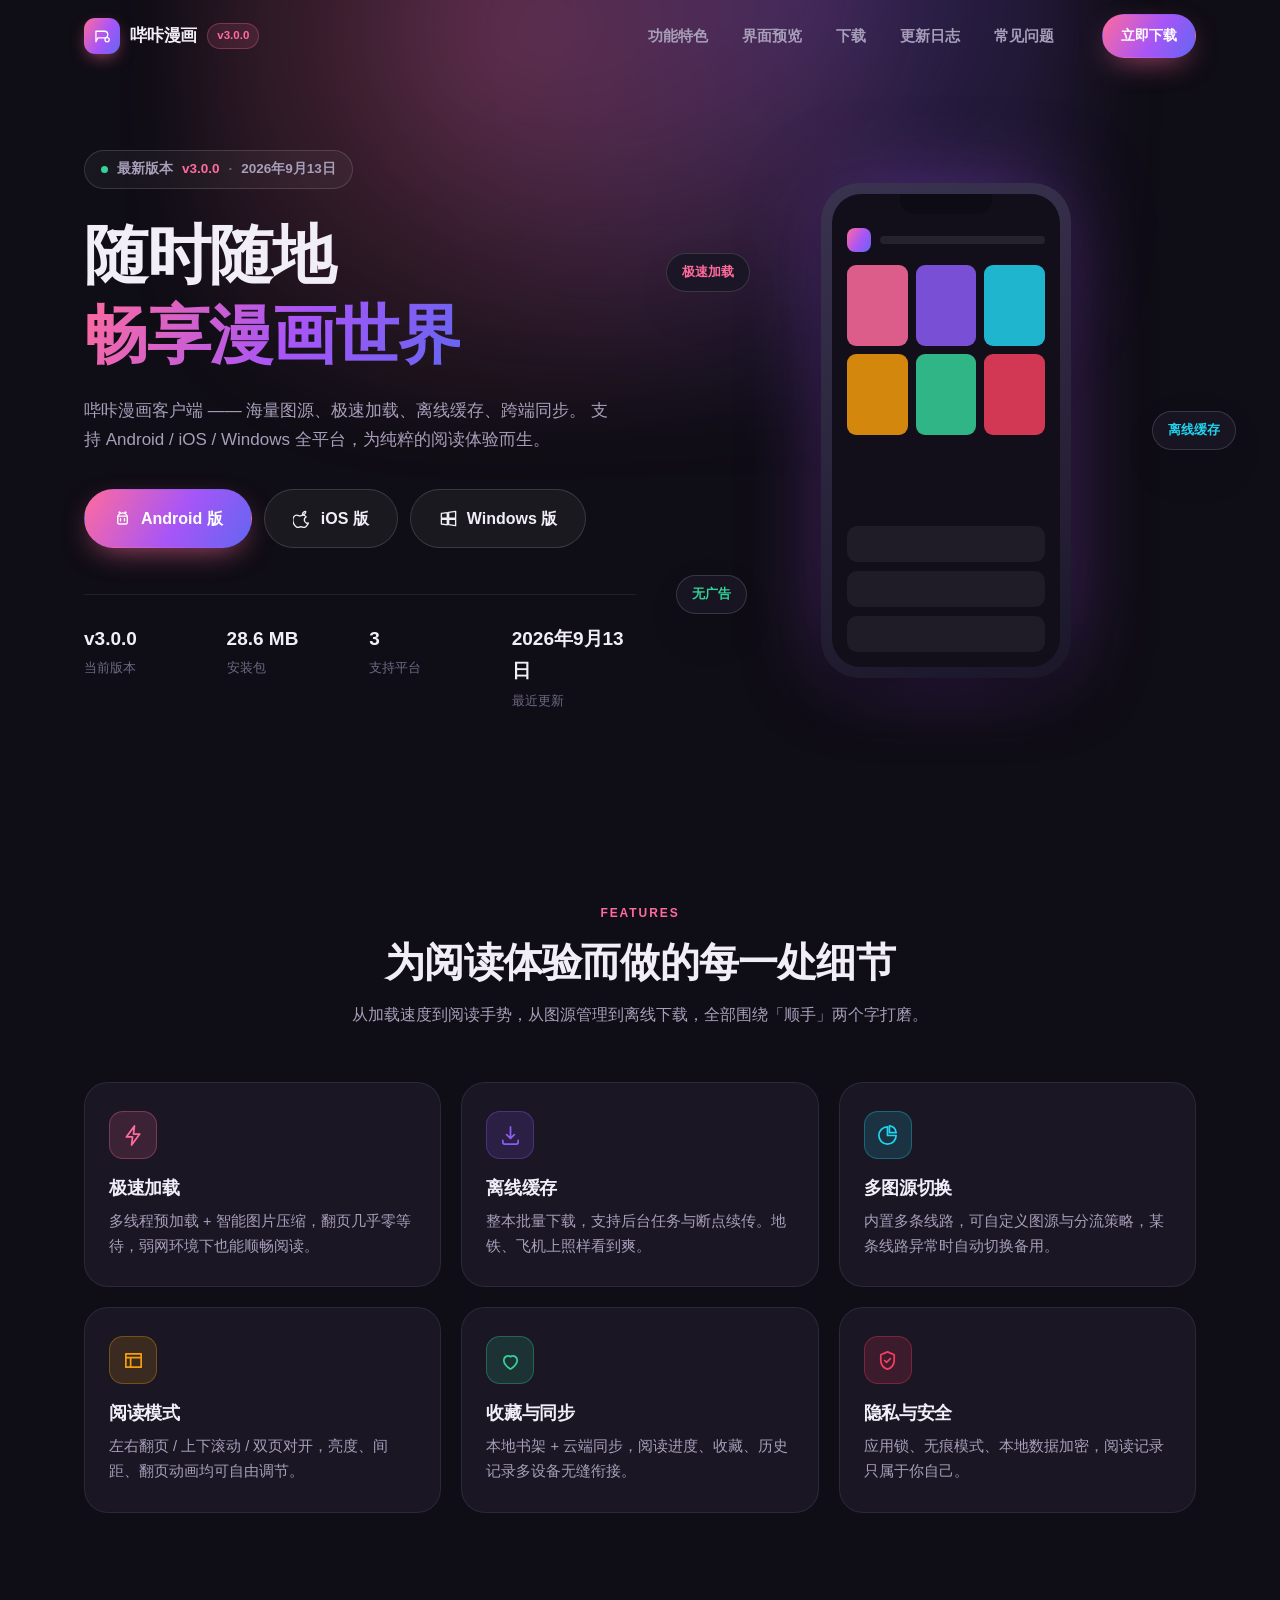
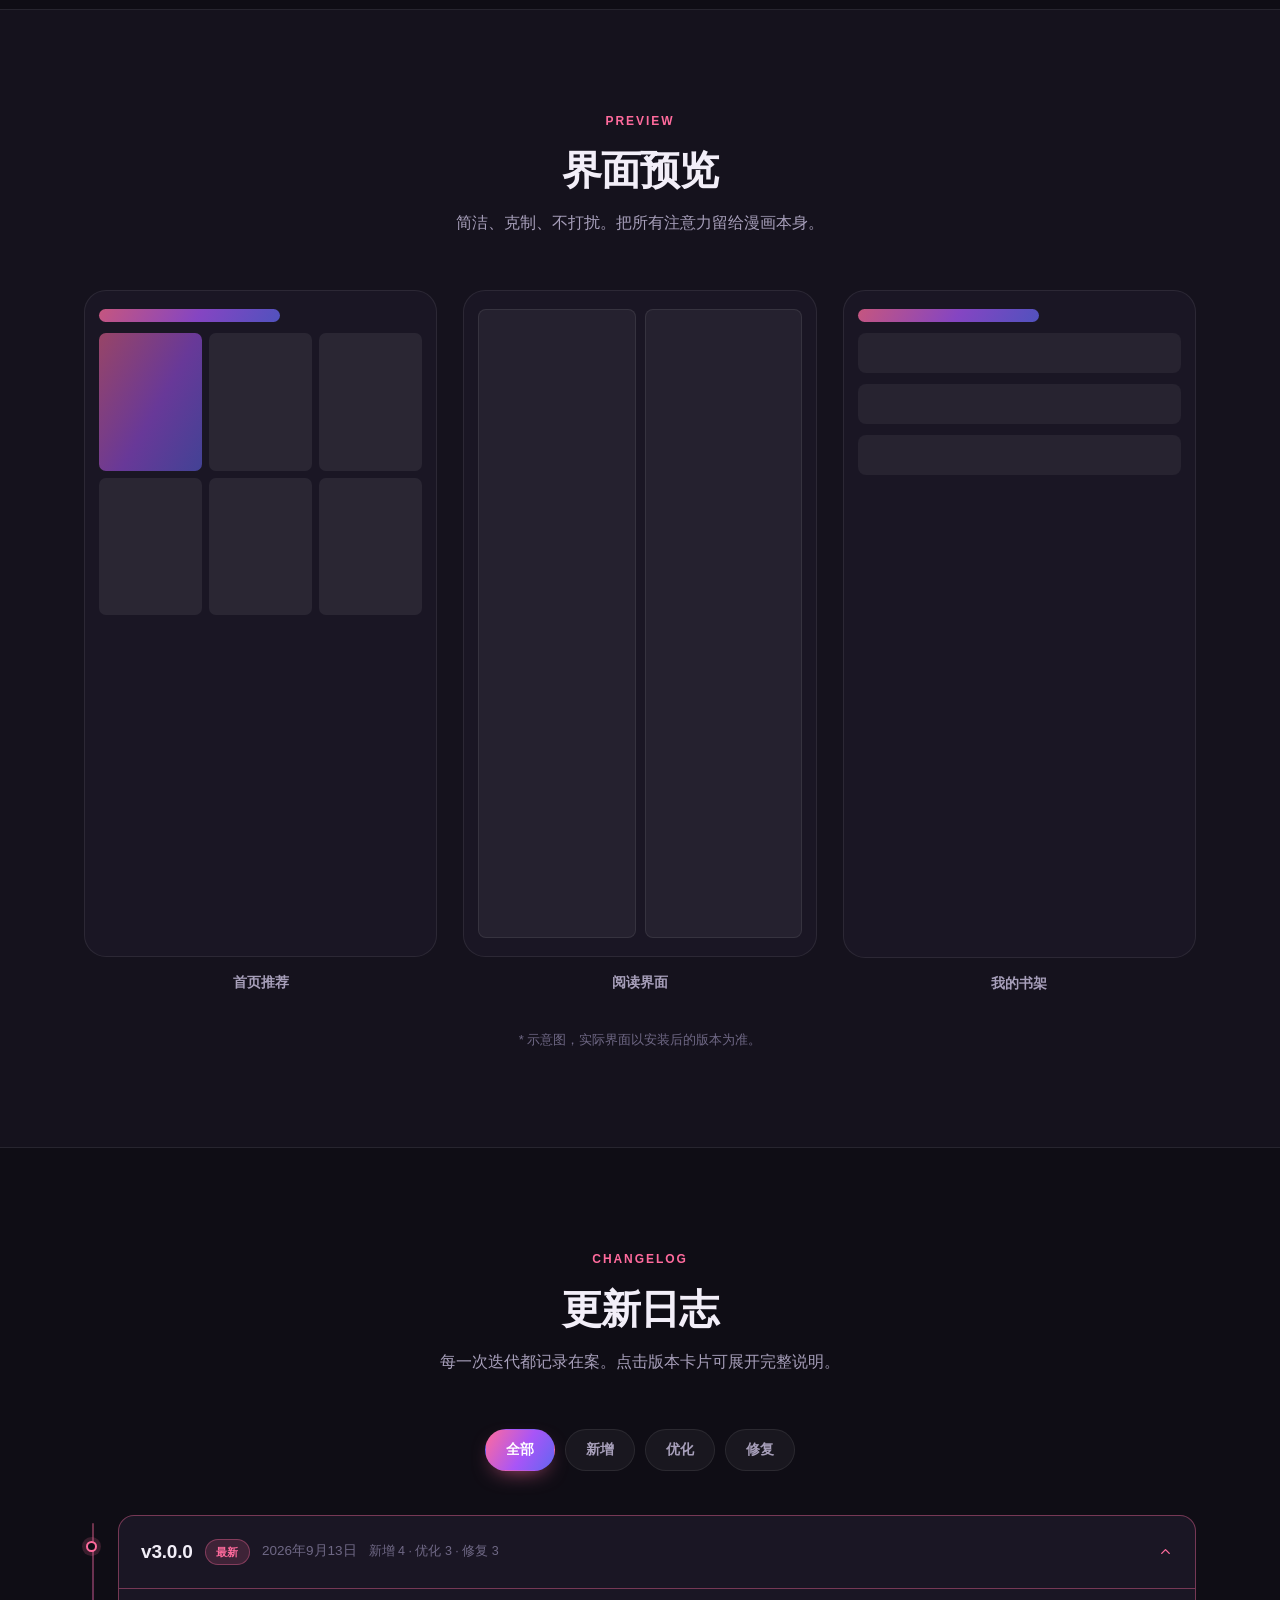
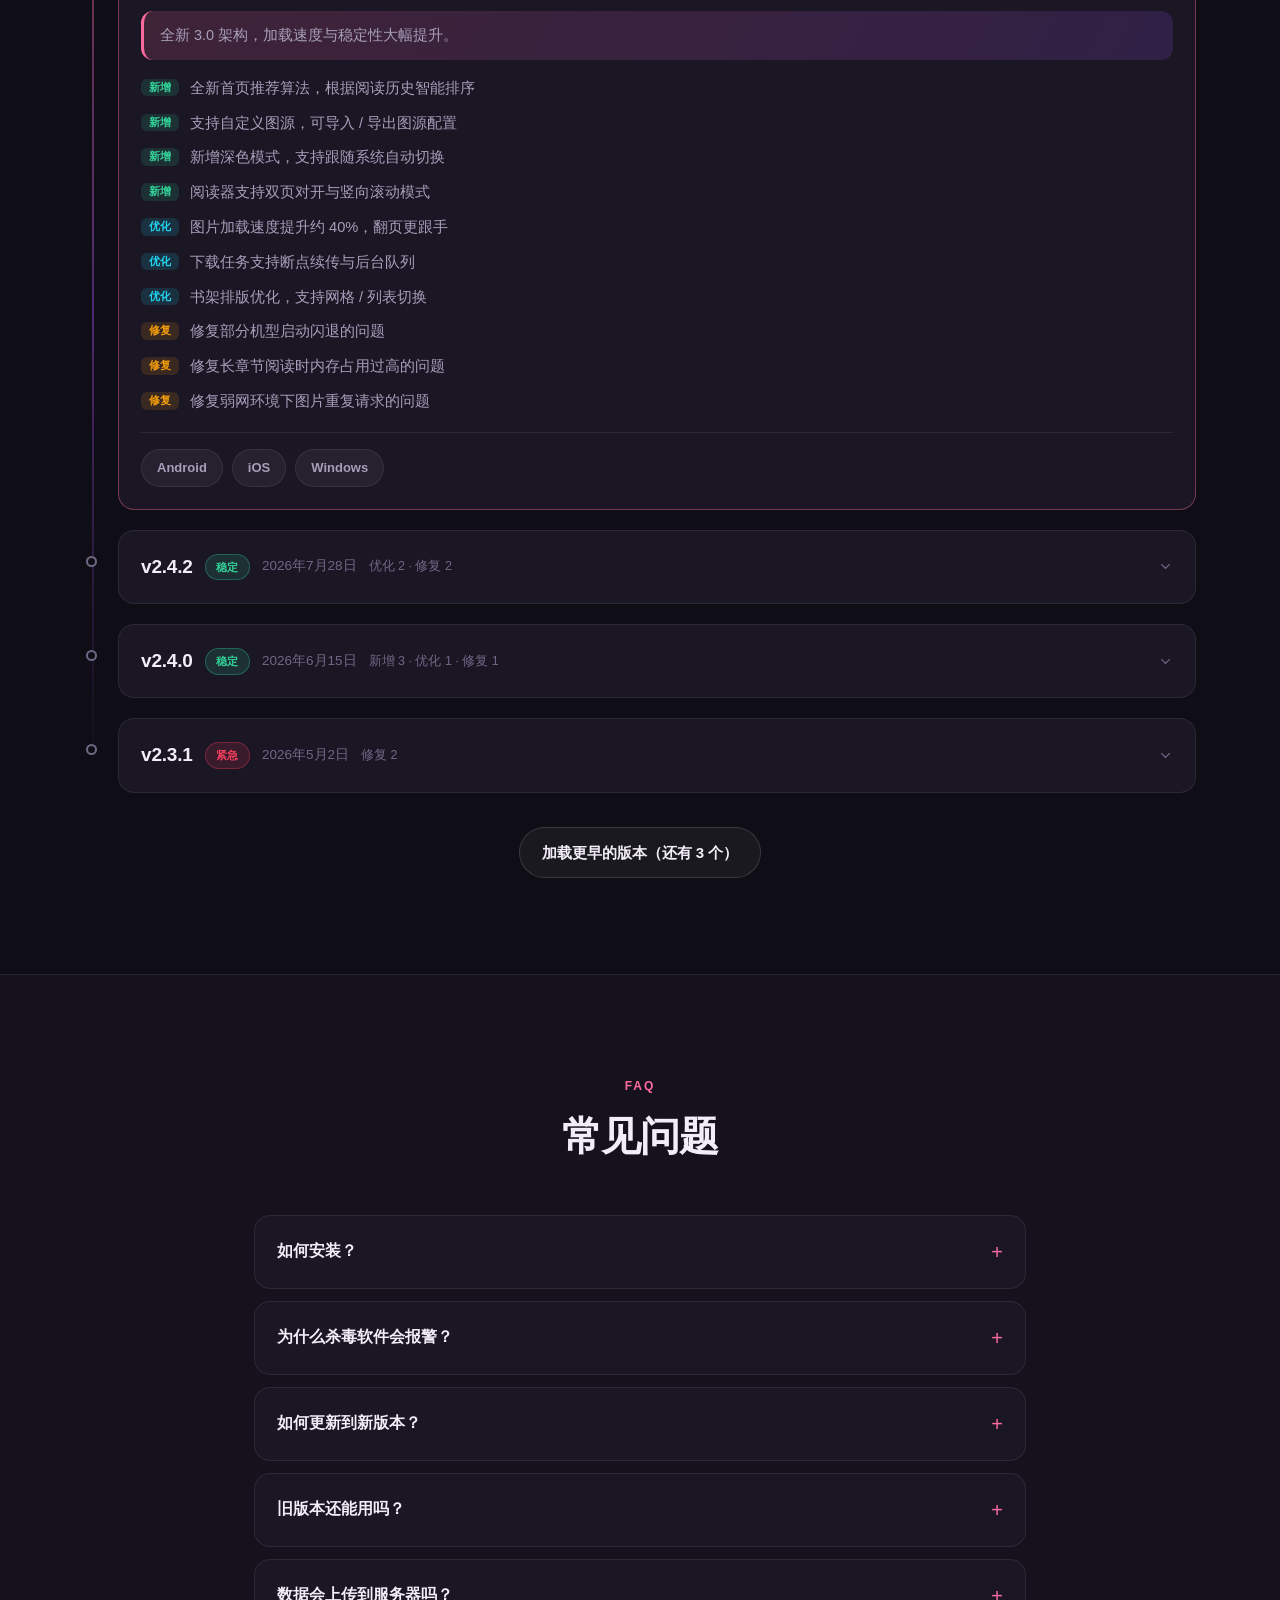
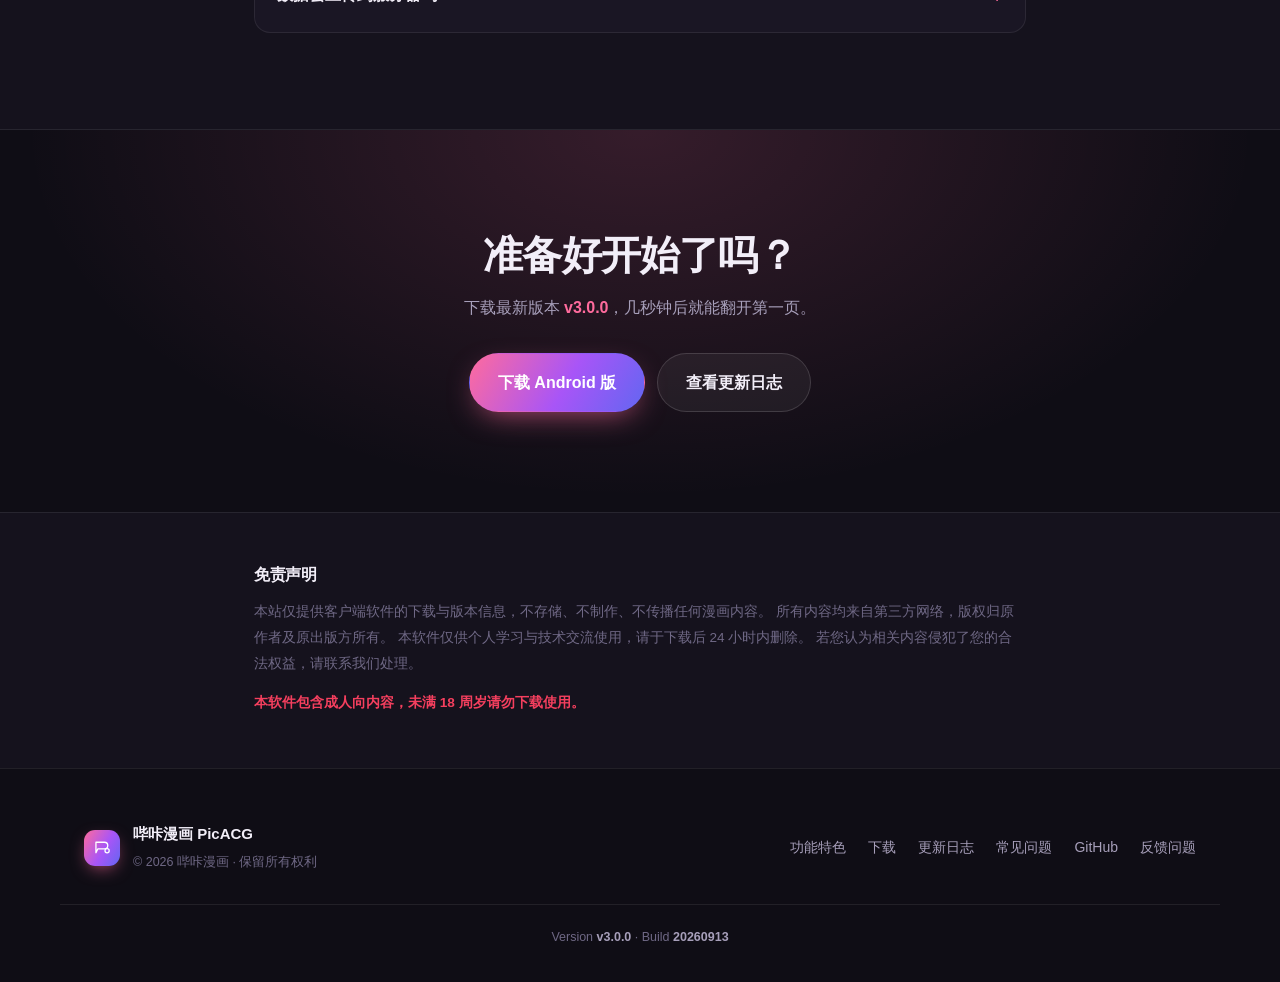
<file: index.html>
<!DOCTYPE html>
<html lang="zh-CN">
<head>
<meta charset="UTF-8">
<meta name="viewport" content="width=device-width, initial-scale=1.0">
<meta name="theme-color" content="#0f0d15">

<title>哔咔漫画 PicACG - 随时随地，畅享漫画世界</title>

<meta name="description" content="哔咔漫画（PicACG）客户端下载站，提供 Android / iOS / Windows 全平台版本，同步更新日志与历史版本。">
<meta name="keywords" content="哔咔漫画,PicACG,漫画,客户端,下载,APK,更新日志">
<meta name="author" content="哔咔漫画">

<!-- Open Graph -->
<meta property="og:type" content="website">
<meta property="og:title" content="哔咔漫画 PicACG - 随时随地，畅享漫画世界">
<meta property="og:description" content="全平台漫画阅读客户端，海量图源，流畅体验。">
<meta property="og:site_name" content="哔咔漫画">

<link rel="icon" href="assets/img/favicon.svg" type="image/svg+xml">
<link rel="stylesheet" href="assets/css/style.css">
</head>

<body>

<!-- ============ 顶部导航 ============ -->
<header class="nav" id="nav">
  <div class="container nav__inner">
    <a class="nav__brand" href="#top">
      <span class="nav__logo">
        <svg viewBox="0 0 32 32" aria-hidden="true">
          <path d="M6 8h13a5 5 0 0 1 0 10H9l-3 6V8Z"/>
          <circle cx="23" cy="21" r="3.2"/>
        </svg>
      </span>
      <span class="nav__title">哔咔漫画</span>
      <span class="nav__ver" data-version>v0.0.0</span>
    </a>

    <nav class="nav__links" id="navLinks">
      <a href="#features">功能特色</a>
      <a href="#preview">界面预览</a>
      <a href="#download">下载</a>
      <a href="#changelog">更新日志</a>
      <a href="#faq">常见问题</a>
    </nav>

    <a class="btn btn--sm btn--primary nav__cta" href="#download">立即下载</a>

    <button class="nav__toggle" id="navToggle" aria-label="打开菜单" aria-expanded="false">
      <span></span><span></span><span></span>
    </button>
  </div>
</header>

<main id="top">

  <!-- ============ Hero ============ -->
  <section class="hero">
    <div class="hero__glow" aria-hidden="true"></div>
    <div class="container hero__inner">

      <div class="hero__text">
        <div class="pill">
          <span class="pill__dot"></span>
          最新版本 <b data-version>v0.0.0</b>
          <span class="pill__sep">·</span>
          <span data-release-date>—</span>
        </div>

        <h1 class="hero__title">
          随时随地<br>
          <span class="grad">畅享漫画世界</span>
        </h1>

        <p class="hero__desc">
          哔咔漫画客户端 —— 海量图源、极速加载、离线缓存、跨端同步。
          支持 Android / iOS / Windows 全平台，为纯粹的阅读体验而生。
        </p>

        <div class="hero__actions" id="download">
          <a class="btn btn--primary btn--lg" data-dl="android" href="#">
            <svg viewBox="0 0 24 24" aria-hidden="true"><path d="M6 9h12v8a2 2 0 0 1-2 2H8a2 2 0 0 1-2-2V9Zm2.5-5.2 1 1.7a5.9 5.9 0 0 1 5 0l1-1.7.9.5-1 1.7A5 5 0 0 1 18 9H6a5 5 0 0 1 2.6-3l-1-1.7.9-.5ZM9.5 12v3M14.5 12v3"/></svg>
            Android 版
          </a>
          <a class="btn btn--ghost btn--lg" data-dl="ios" href="#">
            <svg viewBox="0 0 24 24" aria-hidden="true"><path d="M16 3c.1 1.2-.4 2.3-1.1 3.1-.7.8-1.9 1.4-3 1.3-.1-1.1.5-2.3 1.1-3C13.7 3.6 15 3 16 3Zm3.4 14.6c-.5 1.2-.8 1.7-1.5 2.7-1 1.4-2.3 3.1-4 3.1-1.5 0-1.9-1-3.9-1s-2.5 1-4 1c-1.7 0-3-1.6-4-3C-.4 17.3-1 12.6.9 10c1-1.4 2.5-2.2 4-2.2 1.6 0 2.6 1 3.9 1 1.3 0 2-1 3.9-1 1.4 0 2.9.8 3.9 2.1-3.4 1.9-2.9 6.7.8 8.2Z"/></svg>
            iOS 版
          </a>
          <a class="btn btn--ghost btn--lg" data-dl="windows" href="#">
            <svg viewBox="0 0 24 24" aria-hidden="true"><path d="M3 5.6 10.5 4.5v7.1H3V5.6Zm9.2-1.3L21 3v8.6h-8.8V4.3ZM3 12.9h7.5V20L3 18.9v-6Zm9.2 0H21V21l-8.8-1.3v-6.8Z"/></svg>
            Windows 版
          </a>
        </div>

        <ul class="hero__meta">
          <li><b data-stat="version">v0.0.0</b><span>当前版本</span></li>
          <li><b data-stat="size">—</b><span>安装包</span></li>
          <li><b data-stat="platforms">3</b><span>支持平台</span></li>
          <li><b data-stat="updated">—</b><span>最近更新</span></li>
        </ul>
      </div>

      <div class="hero__visual">
        <div class="phone">
          <div class="phone__notch"></div>
          <div class="phone__screen">
            <div class="phone__bar">
              <span class="phone__dot"></span>
              <span class="phone__lines"></span>
            </div>
            <div class="phone__grid">
              <i style="--c:#ff6b9d"></i><i style="--c:#8b5cf6"></i>
              <i style="--c:#22d3ee"></i><i style="--c:#f59e0b"></i>
              <i style="--c:#34d399"></i><i style="--c:#f43f5e"></i>
            </div>
            <div class="phone__list">
              <span></span><span></span><span></span>
            </div>
          </div>
        </div>
        <div class="badge-float badge-float--1">极速加载</div>
        <div class="badge-float badge-float--2">离线缓存</div>
        <div class="badge-float badge-float--3">无广告</div>
      </div>

    </div>
  </section>

  <!-- ============ 功能特色 ============ -->
  <section class="section" id="features">
    <div class="container">
      <div class="section__head reveal">
        <span class="section__tag">FEATURES</span>
        <h2 class="section__title">为阅读体验而做的每一处细节</h2>
        <p class="section__desc">从加载速度到阅读手势，从图源管理到离线下载，全部围绕「顺手」两个字打磨。</p>
      </div>

      <div class="grid grid--3">
        <article class="card reveal">
          <div class="card__icon" style="--c:#ff6b9d">
            <svg viewBox="0 0 24 24"><path d="M13 2 4.5 13.5H11l-1 8.5 8.5-11.5H12l1-8.5Z"/></svg>
          </div>
          <h3>极速加载</h3>
          <p>多线程预加载 + 智能图片压缩，翻页几乎零等待，弱网环境下也能顺畅阅读。</p>
        </article>

        <article class="card reveal">
          <div class="card__icon" style="--c:#8b5cf6">
            <svg viewBox="0 0 24 24"><path d="M12 3v12m0 0 4-4m-4 4-4-4M4 17v2a2 2 0 0 0 2 2h12a2 2 0 0 0 2-2v-2"/></svg>
          </div>
          <h3>离线缓存</h3>
          <p>整本批量下载，支持后台任务与断点续传。地铁、飞机上照样看到爽。</p>
        </article>

        <article class="card reveal">
          <div class="card__icon" style="--c:#22d3ee">
            <svg viewBox="0 0 24 24"><path d="M12 3a9 9 0 1 0 9 9h-9V3Z"/><path d="M14 2v7h7a8 8 0 0 0-7-7Z"/></svg>
          </div>
          <h3>多图源切换</h3>
          <p>内置多条线路，可自定义图源与分流策略，某条线路异常时自动切换备用。</p>
        </article>

        <article class="card reveal">
          <div class="card__icon" style="--c:#f59e0b">
            <svg viewBox="0 0 24 24"><path d="M4 5h16v14H4z"/><path d="M4 9h16M9 9v10"/></svg>
          </div>
          <h3>阅读模式</h3>
          <p>左右翻页 / 上下滚动 / 双页对开，亮度、间距、翻页动画均可自由调节。</p>
        </article>

        <article class="card reveal">
          <div class="card__icon" style="--c:#34d399">
            <svg viewBox="0 0 24 24"><path d="M12 21s-7-4.4-7-9.5A4.5 4.5 0 0 1 12 8a4.5 4.5 0 0 1 7 3.5C19 16.6 12 21 12 21Z"/></svg>
          </div>
          <h3>收藏与同步</h3>
          <p>本地书架 + 云端同步，阅读进度、收藏、历史记录多设备无缝衔接。</p>
        </article>

        <article class="card reveal">
          <div class="card__icon" style="--c:#f43f5e">
            <svg viewBox="0 0 24 24"><path d="M12 3 5 6v6c0 4.4 3 8.2 7 9 4-.8 7-4.6 7-9V6l-7-3Z"/><path d="m9 12 2 2 4-4"/></svg>
          </div>
          <h3>隐私与安全</h3>
          <p>应用锁、无痕模式、本地数据加密，阅读记录只属于你自己。</p>
        </article>
      </div>
    </div>
  </section>

  <!-- ============ 界面预览 ============ -->
  <section class="section section--alt" id="preview">
    <div class="container">
      <div class="section__head reveal">
        <span class="section__tag">PREVIEW</span>
        <h2 class="section__title">界面预览</h2>
        <p class="section__desc">简洁、克制、不打扰。把所有注意力留给漫画本身。</p>
      </div>

      <div class="shots reveal">
        <figure class="shot">
          <div class="shot__screen shot__screen--home">
            <span class="sk sk--title"></span>
            <div class="sk-grid"><i></i><i></i><i></i><i></i><i></i><i></i></div>
          </div>
          <figcaption>首页推荐</figcaption>
        </figure>
        <figure class="shot">
          <div class="shot__screen shot__screen--read">
            <span class="sk sk--page"></span>
            <span class="sk sk--page"></span>
          </div>
          <figcaption>阅读界面</figcaption>
        </figure>
        <figure class="shot">
          <div class="shot__screen shot__screen--shelf">
            <span class="sk sk--title"></span>
            <span class="sk sk--row"></span>
            <span class="sk sk--row"></span>
            <span class="sk sk--row"></span>
          </div>
          <figcaption>我的书架</figcaption>
        </figure>
      </div>

      <p class="shots__note">* 示意图，实际界面以安装后的版本为准。</p>
    </div>
  </section>

  <!-- ============ 更新日志 ============ -->
  <section class="section" id="changelog">
    <div class="container">
      <div class="section__head reveal">
        <span class="section__tag">CHANGELOG</span>
        <h2 class="section__title">更新日志</h2>
        <p class="section__desc">每一次迭代都记录在案。点击版本卡片可展开完整说明。</p>
      </div>

      <div class="cl__filter reveal" id="clFilter">
        <button class="chip is-active" data-filter="all">全部</button>
        <button class="chip" data-filter="feature">新增</button>
        <button class="chip" data-filter="improve">优化</button>
        <button class="chip" data-filter="fix">修复</button>
      </div>

      <div class="timeline" id="timeline">
        <!-- 由 assets/js/main.js 依据 config.js 渲染 -->
      </div>

      <div class="cl__more">
        <button class="btn btn--ghost" id="clMore">加载更早的版本</button>
      </div>
    </div>
  </section>

  <!-- ============ 常见问题 ============ -->
  <section class="section section--alt" id="faq">
    <div class="container container--narrow">
      <div class="section__head reveal">
        <span class="section__tag">FAQ</span>
        <h2 class="section__title">常见问题</h2>
      </div>

      <div class="faq" id="faqList">
        <details class="faq__item reveal">
          <summary>如何安装？</summary>
          <div class="faq__body">
            <p>Android：下载 APK 后允许「安装未知来源应用」即可安装。iOS：通过 TestFlight 或自签工具安装。Windows：下载压缩包解压后直接运行。</p>
          </div>
        </details>
        <details class="faq__item reveal">
          <summary>为什么杀毒软件会报警？</summary>
          <div class="faq__body">
            <p>部分安全软件对非应用商店分发的 APK 会做保守拦截，属于常见误报。请核对本站提供的文件校验值（SHA-256）后再决定是否安装。</p>
          </div>
        </details>
        <details class="faq__item reveal">
          <summary>如何更新到新版本？</summary>
          <div class="faq__body">
            <p>应用内「设置 → 检查更新」可直接升级；也可以在本页下载最新安装包覆盖安装，本地书架与阅读记录不会丢失。</p>
          </div>
        </details>
        <details class="faq__item reveal">
          <summary>旧版本还能用吗？</summary>
          <div class="faq__body">
            <p>可以。但旧版本可能无法连接最新的接口，建议保持在最近两三个版本内。历史版本可在更新日志中展开对应版本查看。</p>
          </div>
        </details>
        <details class="faq__item reveal">
          <summary>数据会上传到服务器吗？</summary>
          <div class="faq__body">
            <p>收藏、进度等数据默认仅保存在本地；仅在你主动开启云同步时才会加密上传。</p>
          </div>
        </details>
      </div>
    </div>
  </section>

  <!-- ============ 下载 CTA ============ -->
  <section class="cta">
    <div class="container cta__inner reveal">
      <h2>准备好开始了吗？</h2>
      <p>下载最新版本 <b data-version>v0.0.0</b>，几秒钟后就能翻开第一页。</p>
      <div class="cta__actions">
        <a class="btn btn--primary btn--lg" data-dl="android" href="#">下载 Android 版</a>
        <a class="btn btn--ghost btn--lg" href="#changelog">查看更新日志</a>
      </div>
    </div>
  </section>

  <!-- ============ 免责声明 ============ -->
  <section class="disclaimer">
    <div class="container container--narrow">
      <h3>免责声明</h3>
      <p>
        本站仅提供客户端软件的下载与版本信息，不存储、不制作、不传播任何漫画内容。
        所有内容均来自第三方网络，版权归原作者及原出版方所有。
        本软件仅供个人学习与技术交流使用，请于下载后 24 小时内删除。
        若您认为相关内容侵犯了您的合法权益，请联系我们处理。
      </p>
      <p class="disclaimer__age"><b>本软件包含成人向内容，未满 18 周岁请勿下载使用。</b></p>
    </div>
  </section>

</main>

<!-- ============ 页脚 ============ -->
<footer class="footer">
  <div class="container footer__inner">
    <div class="footer__brand">
      <span class="nav__logo">
        <svg viewBox="0 0 32 32" aria-hidden="true">
          <path d="M6 8h13a5 5 0 0 1 0 10H9l-3 6V8Z"/>
          <circle cx="23" cy="21" r="3.2"/>
        </svg>
      </span>
      <div>
        <b>哔咔漫画 PicACG</b>
        <small>© <span data-year>2026</span> 哔咔漫画 · 保留所有权利</small>
      </div>
    </div>

    <nav class="footer__links">
      <a href="#features">功能特色</a>
      <a href="#download">下载</a>
      <a href="#changelog">更新日志</a>
      <a href="#faq">常见问题</a>
      <a data-link="repo" href="#" target="_blank" rel="noopener">GitHub</a>
      <a data-link="issues" href="#" target="_blank" rel="noopener">反馈问题</a>
    </nav>
  </div>
  <div class="container footer__bottom">
    <span>Version <b data-version>v0.0.0</b> · Build <b data-build>—</b></span>
  </div>
</footer>

<button class="totop" id="toTop" aria-label="返回顶部">↑</button>

<!-- 站点配置与更新日志数据：后期维护只需改这两个文件 -->
<script src="assets/js/config.js"></script>
<script src="assets/js/changelog.js"></script>
<script src="assets/js/main.js"></script>
</body>
</html>
</file>
<file: assets/css/style.css>
/* ============================================================
 * 哔咔漫画 PicACG - 样式表
 * 主题色变量集中在 :root，改这里可整体换色
 * ============================================================ */

:root{
  --bg:          #0f0d15;
  --bg-alt:      #15121d;
  --bg-card:     #1a1624;
  --bg-elev:     #221d2f;

  --line:        rgba(255,255,255,.08);
  --line-strong: rgba(255,255,255,.14);

  --text:        #f2eef8;
  --text-dim:    #a79fba;
  --text-mute:   #6f6885;

  --pink:        #ff6b9d;
  --purple:      #a855f7;
  --cyan:        #22d3ee;
  --green:       #34d399;
  --amber:       #f59e0b;
  --red:         #f43f5e;

  --grad:        linear-gradient(120deg, #ff6b9d 0%, #a855f7 55%, #6366f1 100%);
  --grad-soft:   linear-gradient(120deg, rgba(255,107,157,.16), rgba(168,85,247,.16));

  --radius:      16px;
  --radius-lg:   24px;
  --maxw:        1160px;

  --shadow:      0 18px 50px -18px rgba(0,0,0,.75);
  --shadow-glow: 0 0 60px -12px rgba(255,107,157,.45);

  --ease:        cubic-bezier(.22,.61,.36,1);
}

/* ---------- Reset ---------- */
*,*::before,*::after{ box-sizing:border-box; }
html{ scroll-behavior:smooth; scroll-padding-top:88px; }
body{
  margin:0;
  background:var(--bg);
  color:var(--text);
  font-family:"PingFang SC","Microsoft YaHei","Hiragino Sans GB",-apple-system,BlinkMacSystemFont,"Segoe UI",Roboto,sans-serif;
  font-size:16px;
  line-height:1.7;
  -webkit-font-smoothing:antialiased;
  overflow-x:hidden;
}
img,svg{ display:block; max-width:100%; }
a{ color:inherit; text-decoration:none; }
h1,h2,h3,h4{ margin:0; line-height:1.25; font-weight:800; letter-spacing:-.02em; }
p{ margin:0; }
ul{ margin:0; padding:0; list-style:none; }
button{ font:inherit; color:inherit; cursor:pointer; border:none; background:none; }

::selection{ background:rgba(255,107,157,.35); }

/* 滚动条 */
::-webkit-scrollbar{ width:10px; height:10px; }
::-webkit-scrollbar-track{ background:var(--bg); }
::-webkit-scrollbar-thumb{ background:#332b45; border-radius:10px; border:2px solid var(--bg); }
::-webkit-scrollbar-thumb:hover{ background:#463a5e; }

/* ---------- 通用容器 ---------- */
.container{ width:100%; max-width:var(--maxw); margin-inline:auto; padding-inline:24px; }
.container--narrow{ max-width:820px; }

.grad{
  background:var(--grad);
  -webkit-background-clip:text; background-clip:text;
  -webkit-text-fill-color:transparent; color:transparent;
}

/* ---------- 按钮 ---------- */
.btn{
  display:inline-flex; align-items:center; justify-content:center; gap:9px;
  padding:12px 22px; border-radius:999px;
  font-weight:700; font-size:15px; white-space:nowrap;
  border:1px solid transparent;
  transition:transform .25s var(--ease), box-shadow .25s var(--ease), background .25s, border-color .25s, opacity .25s;
}
.btn svg{ width:19px; height:19px; fill:none; stroke:currentColor; stroke-width:1.7; stroke-linecap:round; stroke-linejoin:round; }
.btn--primary{ background:var(--grad); color:#fff; box-shadow:0 10px 30px -10px rgba(255,107,157,.7); }
.btn--primary:hover{ transform:translateY(-2px); box-shadow:0 16px 40px -12px rgba(255,107,157,.85); }
.btn--ghost{ background:rgba(255,255,255,.05); border-color:var(--line-strong); color:var(--text); }
.btn--ghost:hover{ background:rgba(255,255,255,.09); border-color:rgba(255,255,255,.25); transform:translateY(-2px); }
.btn--lg{ padding:15px 28px; font-size:16px; }
.btn--sm{ padding:9px 18px; font-size:14px; }

/* ---------- 导航 ---------- */
.nav{
  position:fixed; inset:0 0 auto 0; z-index:100;
  transition:background .3s, backdrop-filter .3s, border-color .3s;
  border-bottom:1px solid transparent;
}
.nav.is-scrolled{
  background:rgba(15,13,21,.82);
  backdrop-filter:blur(16px); -webkit-backdrop-filter:blur(16px);
  border-bottom-color:var(--line);
}
.nav__inner{ display:flex; align-items:center; gap:28px; height:72px; }

.nav__brand{ display:flex; align-items:center; gap:10px; font-weight:800; }
.nav__logo{
  width:36px; height:36px; border-radius:11px;
  background:var(--grad); display:grid; place-items:center; flex:none;
  box-shadow:0 6px 18px -6px rgba(255,107,157,.8);
}
.nav__logo svg{ width:21px; height:21px; fill:none; stroke:#fff; stroke-width:2; stroke-linejoin:round; }
.nav__title{ font-size:17px; letter-spacing:-.01em; }
.nav__ver{
  font-size:11.5px; font-weight:700; color:var(--pink);
  background:rgba(255,107,157,.12); border:1px solid rgba(255,107,157,.3);
  padding:2px 9px; border-radius:999px;
}

.nav__links{ display:flex; gap:6px; margin-left:auto; }
.nav__links a{
  padding:8px 14px; border-radius:10px; font-size:14.5px; font-weight:600;
  color:var(--text-dim); transition:color .2s, background .2s;
}
.nav__links a:hover{ color:var(--text); background:rgba(255,255,255,.06); }

.nav__cta{ margin-left:6px; }

.nav__toggle{ display:none; width:40px; height:40px; margin-left:auto; border-radius:10px; }
.nav__toggle span{
  display:block; width:19px; height:2px; margin:4px auto;
  background:var(--text); border-radius:2px; transition:transform .3s var(--ease), opacity .2s;
}
.nav__toggle[aria-expanded="true"] span:nth-child(1){ transform:translateY(6px) rotate(45deg); }
.nav__toggle[aria-expanded="true"] span:nth-child(2){ opacity:0; }
.nav__toggle[aria-expanded="true"] span:nth-child(3){ transform:translateY(-6px) rotate(-45deg); }

/* ---------- Hero ---------- */
.hero{ position:relative; padding:150px 0 90px; overflow:hidden; }
.hero__glow{
  position:absolute; top:-280px; left:50%; transform:translateX(-50%);
  width:900px; height:700px; pointer-events:none;
  background:
    radial-gradient(circle at 35% 45%, rgba(255,107,157,.30), transparent 62%),
    radial-gradient(circle at 68% 38%, rgba(139,92,246,.30), transparent 62%);
  filter:blur(38px);
}
.hero__inner{
  position:relative;
  display:grid; grid-template-columns:1.05fr .95fr; gap:60px; align-items:center;
}

.pill{
  display:inline-flex; align-items:center; gap:9px;
  padding:7px 16px; border-radius:999px; font-size:13.5px; font-weight:600;
  color:var(--text-dim);
  background:rgba(255,255,255,.045); border:1px solid var(--line-strong);
  backdrop-filter:blur(8px);
}
.pill b{ color:var(--pink); }
.pill__dot{
  width:7px; height:7px; border-radius:50%; background:var(--green); flex:none;
  box-shadow:0 0 0 0 rgba(52,211,153,.65); animation:pulse 2s infinite;
}
@keyframes pulse{
  70%{ box-shadow:0 0 0 9px rgba(52,211,153,0); }
  100%{ box-shadow:0 0 0 0 rgba(52,211,153,0); }
}
.pill__sep{ color:var(--text-mute); }

.hero__text{ position:relative; z-index:1; }

.hero__title{ margin:26px 0 22px; font-size:clamp(38px,5.4vw,64px); }
.hero__desc{ max-width:540px; color:var(--text-dim); font-size:17px; }

.hero__actions{ display:flex; flex-wrap:wrap; gap:12px; margin:34px 0 46px; }

.hero__meta{
  display:grid; grid-template-columns:repeat(4,1fr); gap:18px;
  padding-top:28px; border-top:1px solid var(--line);
}
.hero__meta li{ display:flex; flex-direction:column; gap:3px; }
.hero__meta b{ font-size:19px; font-weight:800; }
.hero__meta span{ font-size:12.5px; color:var(--text-mute); }

/* Hero 手机模型 */
.hero__visual{ position:relative; display:grid; place-items:center; min-height:440px; }
.phone{
  position:relative; width:250px; height:495px;
  border-radius:38px; padding:11px;
  background:linear-gradient(160deg,#3a3350,#1b1729);
  box-shadow:var(--shadow), 0 0 90px -20px rgba(168,85,247,.6);
  animation:float 6s ease-in-out infinite;
}
@keyframes float{ 50%{ transform:translateY(-14px); } }
.phone__notch{
  position:absolute; top:11px; left:50%; transform:translateX(-50%);
  width:92px; height:20px; background:#0d0b13; border-radius:0 0 14px 14px; z-index:2;
}
.phone__screen{
  width:100%; height:100%; border-radius:29px; overflow:hidden;
  background:#120f1b; padding:34px 15px 15px;
  display:flex; flex-direction:column; gap:13px;
}
.phone__bar{ display:flex; align-items:center; gap:9px; }
.phone__dot{ width:24px; height:24px; border-radius:8px; background:var(--grad); flex:none; }
.phone__lines{ height:8px; flex:1; border-radius:4px; background:rgba(255,255,255,.08); }
.phone__grid{ display:grid; grid-template-columns:repeat(3,1fr); gap:8px; }
.phone__grid i{ display:block; aspect-ratio:3/4; border-radius:9px; background:var(--c); opacity:.85; }
.phone__list{ display:flex; flex-direction:column; gap:9px; margin-top:auto; }
.phone__list span{ height:36px; border-radius:10px; background:rgba(255,255,255,.055); }

.badge-float{
  position:absolute; padding:8px 15px; border-radius:999px;
  font-size:12.5px; font-weight:700; white-space:nowrap;
  background:rgba(26,22,36,.92); border:1px solid var(--line-strong);
  backdrop-filter:blur(10px); box-shadow:var(--shadow);
}
.badge-float--1{ top:14%; left:-6%; color:var(--pink);   animation:float 5s ease-in-out infinite; }
.badge-float--2{ top:46%; right:-8%; color:var(--cyan);  animation:float 6s ease-in-out .6s infinite; }
.badge-float--3{ bottom:13%; left:-4%; color:var(--green); animation:float 7s ease-in-out 1.2s infinite; }

/* ---------- Section ---------- */
.section{ padding:96px 0; }
.section--alt{ background:var(--bg-alt); border-block:1px solid var(--line); }

.section__head{ max-width:660px; margin:0 auto 54px; text-align:center; }
.section__tag{
  display:inline-block; margin-bottom:14px;
  font-size:12px; font-weight:800; letter-spacing:.16em;
  color:var(--pink);
}
.section__title{ font-size:clamp(26px,3.4vw,40px); margin-bottom:14px; }
.section__desc{ color:var(--text-dim); font-size:16px; }

/* ---------- 功能卡片 ---------- */
.grid{ display:grid; gap:20px; }
.grid--3{ grid-template-columns:repeat(3,1fr); }

.card{
  padding:28px 24px; border-radius:var(--radius-lg);
  background:var(--bg-card); border:1px solid var(--line);
  transition:transform .3s var(--ease), border-color .3s, box-shadow .3s, background .3s;
  position:relative; overflow:hidden;
}
.card::after{
  content:""; position:absolute; inset:0;
  background:var(--grad-soft); opacity:0; transition:opacity .35s;
  pointer-events:none;
}
.card:hover{ transform:translateY(-6px); border-color:var(--line-strong); box-shadow:var(--shadow); }
.card:hover::after{ opacity:1; }
.card > *{ position:relative; z-index:1; }

.card__icon{
  width:48px; height:48px; border-radius:14px; margin-bottom:18px;
  display:grid; place-items:center;
  background:color-mix(in srgb, var(--c) 15%, transparent);
  border:1px solid color-mix(in srgb, var(--c) 32%, transparent);
}
.card__icon svg{ width:23px; height:23px; fill:none; stroke:var(--c); stroke-width:1.8; stroke-linecap:round; stroke-linejoin:round; }

.card h3{ font-size:18px; margin-bottom:9px; }
.card p{ color:var(--text-dim); font-size:14.6px; }

/* ---------- 界面预览 ---------- */
.shots{ display:grid; grid-template-columns:repeat(3,1fr); gap:26px; }
.shot{ margin:0; text-align:center; }
.shot__screen{
  aspect-ratio:9/17; border-radius:22px; padding:18px 14px;
  background:var(--bg-card); border:1px solid var(--line);
  display:flex; flex-direction:column; gap:11px; overflow:hidden;
  transition:transform .35s var(--ease), border-color .3s;
}
.shot:hover .shot__screen{ transform:translateY(-8px); border-color:var(--line-strong); }
.shot figcaption{ margin-top:14px; font-size:14px; font-weight:600; color:var(--text-dim); }

.sk{ display:block; border-radius:8px; background:rgba(255,255,255,.07); }
.sk--title{ height:13px; width:56%; background:var(--grad); opacity:.75; }
.sk--page{ flex:1; background:rgba(255,255,255,.05); border:1px solid var(--line); }
.sk--row{ height:34px; background:rgba(255,255,255,.055); }
.sk-grid{ display:grid; grid-template-columns:repeat(3,1fr); gap:8px; }
.sk-grid i{ display:block; aspect-ratio:3/4; border-radius:7px; background:rgba(255,255,255,.07); }
.shot__screen--read{ flex-direction:row; gap:9px; }

/* 三种预览界面的差异 */
.shot__screen--home .sk-grid{ gap:7px; }
.shot__screen--home .sk-grid i:nth-child(1){ background:var(--grad); opacity:.55; }
.shot__screen--shelf .sk--row{ height:40px; }
.shot__screen--shelf .sk--row:nth-of-type(1){ background:var(--grad-soft); border:1px solid var(--line); }
.shots__note{ margin-top:34px; text-align:center; font-size:13px; color:var(--text-mute); }

/* ---------- 更新日志 ---------- */
.cl__filter{ display:flex; flex-wrap:wrap; gap:10px; justify-content:center; margin-bottom:44px; }
.chip{
  padding:8px 20px; border-radius:999px; font-size:14px; font-weight:600;
  color:var(--text-dim); background:rgba(255,255,255,.045); border:1px solid var(--line);
  transition:all .25s var(--ease);
}
.chip:hover{ color:var(--text); border-color:var(--line-strong); }
.chip.is-active{ background:var(--grad); color:#fff; border-color:transparent; box-shadow:0 8px 22px -10px rgba(255,107,157,.8); }

.timeline{ position:relative; padding-left:34px; }
.timeline::before{
  content:""; position:absolute; left:8px; top:8px; bottom:8px; width:2px;
  background:linear-gradient(180deg, var(--pink), var(--purple) 45%, transparent);
  opacity:.4; border-radius:2px;
}

.release{ position:relative; margin-bottom:20px; }
.release::before{
  content:""; position:absolute; left:-32px; top:26px;
  width:11px; height:11px; border-radius:50%;
  background:var(--bg); border:2.5px solid var(--text-mute);
  transition:border-color .3s, box-shadow .3s;
}
.release.is-latest::before{ border-color:var(--pink); box-shadow:0 0 0 4px rgba(255,107,157,.18); }

.release__head{
  width:100%; display:flex; align-items:center; flex-wrap:wrap; gap:12px;
  padding:20px 22px; border-radius:var(--radius);
  background:var(--bg-card); border:1px solid var(--line);
  text-align:left; transition:border-color .3s, background .3s, transform .3s var(--ease);
}
.release__head:hover{ border-color:var(--line-strong); background:var(--bg-elev); transform:translateX(3px); }
.release.is-open .release__head{ border-color:rgba(255,107,157,.4); border-bottom-left-radius:0; border-bottom-right-radius:0; }

.release__ver{ font-size:19px; font-weight:800; letter-spacing:-.01em; }

.tag{
  font-size:11px; font-weight:800; letter-spacing:.06em;
  padding:3px 10px; border-radius:999px; text-transform:uppercase;
}
.tag--latest{ background:rgba(255,107,157,.16); color:var(--pink);   border:1px solid rgba(255,107,157,.36); }
.tag--stable{ background:rgba(52,211,153,.14); color:var(--green);  border:1px solid rgba(52,211,153,.32); }
.tag--beta{   background:rgba(34,211,238,.14); color:var(--cyan);   border:1px solid rgba(34,211,238,.32); }
.tag--hotfix{ background:rgba(244,63,94,.14);  color:var(--red);    border:1px solid rgba(244,63,94,.32); }

.release__date{ font-size:13.5px; color:var(--text-mute); font-variant-numeric:tabular-nums; }
.release__count{ font-size:12.5px; color:var(--text-mute); }
.release__arrow{
  margin-left:auto; width:15px; height:15px; flex:none;
  fill:none; stroke:var(--text-mute); stroke-width:2.2; stroke-linecap:round; stroke-linejoin:round;
  transition:transform .3s var(--ease), stroke .3s;
}
.release.is-open .release__arrow{ transform:rotate(180deg); stroke:var(--pink); }

.release__body{
  display:none; padding:22px; border-radius:0 0 var(--radius) var(--radius);
  background:var(--bg-card); border:1px solid rgba(255,107,157,.4); border-top:none;
}
.release.is-open .release__body{ display:block; animation:slideDown .3s var(--ease); }
@keyframes slideDown{ from{ opacity:0; transform:translateY(-8px); } }

.release__highlight{
  margin-bottom:16px; padding:12px 16px; border-radius:12px;
  font-size:14.5px; color:var(--text-dim);
  background:var(--grad-soft); border-left:3px solid var(--pink);
}

.release__list{ display:flex; flex-direction:column; gap:10px; margin-bottom:18px; }
.release__list li{ display:flex; gap:11px; font-size:14.6px; color:var(--text-dim); }
.release__list li.hide{ display:none; }

.type{
  flex:none; margin-top:3px;
  font-size:10.5px; font-weight:800; line-height:1.5;
  padding:1px 8px; border-radius:6px; height:fit-content;
}
.type--feature{ background:rgba(52,211,153,.14); color:var(--green); }
.type--improve{ background:rgba(34,211,238,.14); color:var(--cyan); }
.type--fix{     background:rgba(245,158,11,.14); color:var(--amber); }

.release__dl{ display:flex; flex-wrap:wrap; gap:9px; padding-top:16px; border-top:1px solid var(--line); }
.release__dl a{
  font-size:13px; font-weight:600; padding:7px 15px; border-radius:999px;
  color:var(--text-dim); background:rgba(255,255,255,.05); border:1px solid var(--line);
  transition:all .2s;
}
.release__dl a:hover{ color:var(--text); border-color:var(--line-strong); background:rgba(255,255,255,.09); }

.cl__more{ display:flex; justify-content:center; margin-top:34px; }
.cl__more .btn[hidden]{ display:none; }
.cl__empty{ text-align:center; color:var(--text-mute); padding:40px 0; }

/* ---------- FAQ ---------- */
.faq{ display:flex; flex-direction:column; gap:12px; }
.faq__item{
  border-radius:var(--radius); background:var(--bg-card);
  border:1px solid var(--line); overflow:hidden; transition:border-color .3s;
}
.faq__item[open]{ border-color:var(--line-strong); }
.faq__item summary{
  padding:19px 22px; font-weight:700; font-size:15.5px; cursor:pointer;
  list-style:none; display:flex; align-items:center; justify-content:space-between; gap:14px;
}
.faq__item summary::-webkit-details-marker{ display:none; }
.faq__item summary::after{
  content:"+"; font-size:20px; font-weight:400; color:var(--pink);
  transition:transform .3s var(--ease); flex:none;
}
.faq__item[open] summary::after{ transform:rotate(45deg); }
.faq__body{ padding:0 22px 20px; color:var(--text-dim); font-size:14.6px; }

/* ---------- CTA ---------- */
.cta{ padding:100px 0; text-align:center; position:relative; overflow:hidden; }
.cta::before{
  content:""; position:absolute; inset:0;
  background:radial-gradient(ellipse at 50% 0%, rgba(255,107,157,.16), transparent 68%);
  pointer-events:none;
}
.cta__inner{ position:relative; }
.cta h2{ font-size:clamp(26px,3.6vw,40px); margin-bottom:14px; }
.cta p{ color:var(--text-dim); margin-bottom:32px; }
.cta p b{ color:var(--pink); }
.cta__actions{ display:flex; flex-wrap:wrap; gap:12px; justify-content:center; }

/* ---------- 免责声明 ---------- */
.disclaimer{
  padding:52px 0; background:var(--bg-alt);
  border-top:1px solid var(--line);
}
.disclaimer h3{ font-size:16px; margin-bottom:14px; color:var(--text); }
.disclaimer p{ font-size:13.6px; color:var(--text-mute); line-height:1.9; }
.disclaimer__age{ margin-top:14px; color:var(--red); }
.disclaimer__age b{ color:var(--red); }

/* ---------- 页脚 ---------- */
.footer{ padding:52px 0 34px; border-top:1px solid var(--line); }
.footer__inner{
  display:flex; flex-wrap:wrap; gap:28px;
  align-items:center; justify-content:space-between;
}
.footer__brand{ display:flex; align-items:center; gap:13px; }
.footer__brand b{ display:block; font-size:15px; }
.footer__brand small{ color:var(--text-mute); font-size:12.5px; }

.footer__links{ display:flex; flex-wrap:wrap; gap:8px 22px; }
.footer__links a{ font-size:14px; color:var(--text-dim); transition:color .2s; }
.footer__links a:hover{ color:var(--pink); }

.footer__bottom{
  margin-top:30px; padding-top:22px; border-top:1px solid var(--line);
  font-size:12.5px; color:var(--text-mute); text-align:center;
}
.footer__bottom b{ color:var(--text-dim); }

/* ---------- 返回顶部 ---------- */
.totop{
  position:fixed; right:26px; bottom:26px; z-index:90;
  width:46px; height:46px; border-radius:14px;
  background:var(--bg-elev); border:1px solid var(--line-strong);
  color:var(--text); font-size:18px;
  display:grid; place-items:center;
  opacity:0; visibility:hidden; transform:translateY(12px);
  transition:all .3s var(--ease);
  box-shadow:var(--shadow);
}
.totop.is-show{ opacity:1; visibility:visible; transform:none; }
.totop:hover{ background:var(--grad); border-color:transparent; }

/* ---------- 滚动入场动画 ---------- */
.reveal{ opacity:0; transform:translateY(26px); transition:opacity .7s var(--ease), transform .7s var(--ease); }
.reveal.is-in{ opacity:1; transform:none; }

/* ---------- 响应式 ---------- */
@media (max-width:1024px){
  .hero__inner{ grid-template-columns:1fr; gap:56px; text-align:center; }
  .hero__desc{ margin-inline:auto; }
  .hero__actions{ justify-content:center; }
  .pill{ margin-inline:auto; }
  .grid--3{ grid-template-columns:repeat(2,1fr); }
}

@media (max-width:820px){
  .nav__links{
    position:fixed; inset:72px 0 auto 0;
    flex-direction:column; gap:4px; padding:16px 24px 24px;
    background:rgba(15,13,21,.97); backdrop-filter:blur(16px);
    border-bottom:1px solid var(--line);
    transform:translateY(-120%); opacity:0; visibility:hidden;
    transition:transform .35s var(--ease), opacity .25s, visibility .35s;
  }
  .nav__links.is-open{ transform:none; opacity:1; visibility:visible; }
  .nav__links a{ padding:12px 14px; font-size:16px; }
  .nav__cta{ display:none; }
  .nav__toggle{ display:block; }

  .hero{ padding:118px 0 70px; }
  .hero__meta{ grid-template-columns:repeat(2,1fr); gap:22px; }
  .badge-float{ display:none; }

  .section{ padding:70px 0; }
  .grid--3{ grid-template-columns:1fr; }
  .shots{ grid-template-columns:1fr; max-width:290px; margin-inline:auto; }

  .timeline{ padding-left:26px; }
  .release::before{ left:-24px; }
  .release__arrow{ margin-left:0; }
  .footer__inner{ flex-direction:column; align-items:flex-start; }
}

@media (max-width:520px){
  .container{ padding-inline:18px; }
  .hero__actions .btn{ width:100%; }
  .cta__actions .btn{ width:100%; }
  .release__head{ padding:17px 18px; gap:9px; }
  .release__ver{ font-size:17px; }
  .totop{ right:16px; bottom:16px; }
}

/* ---------- 无障碍：尊重系统减弱动效偏好 ---------- */
@media (prefers-reduced-motion:reduce){
  *,*::before,*::after{ animation-duration:.01ms !important; transition-duration:.01ms !important; }
  html{ scroll-behavior:auto; }
  .reveal{ opacity:1; transform:none; }
}
</file>
